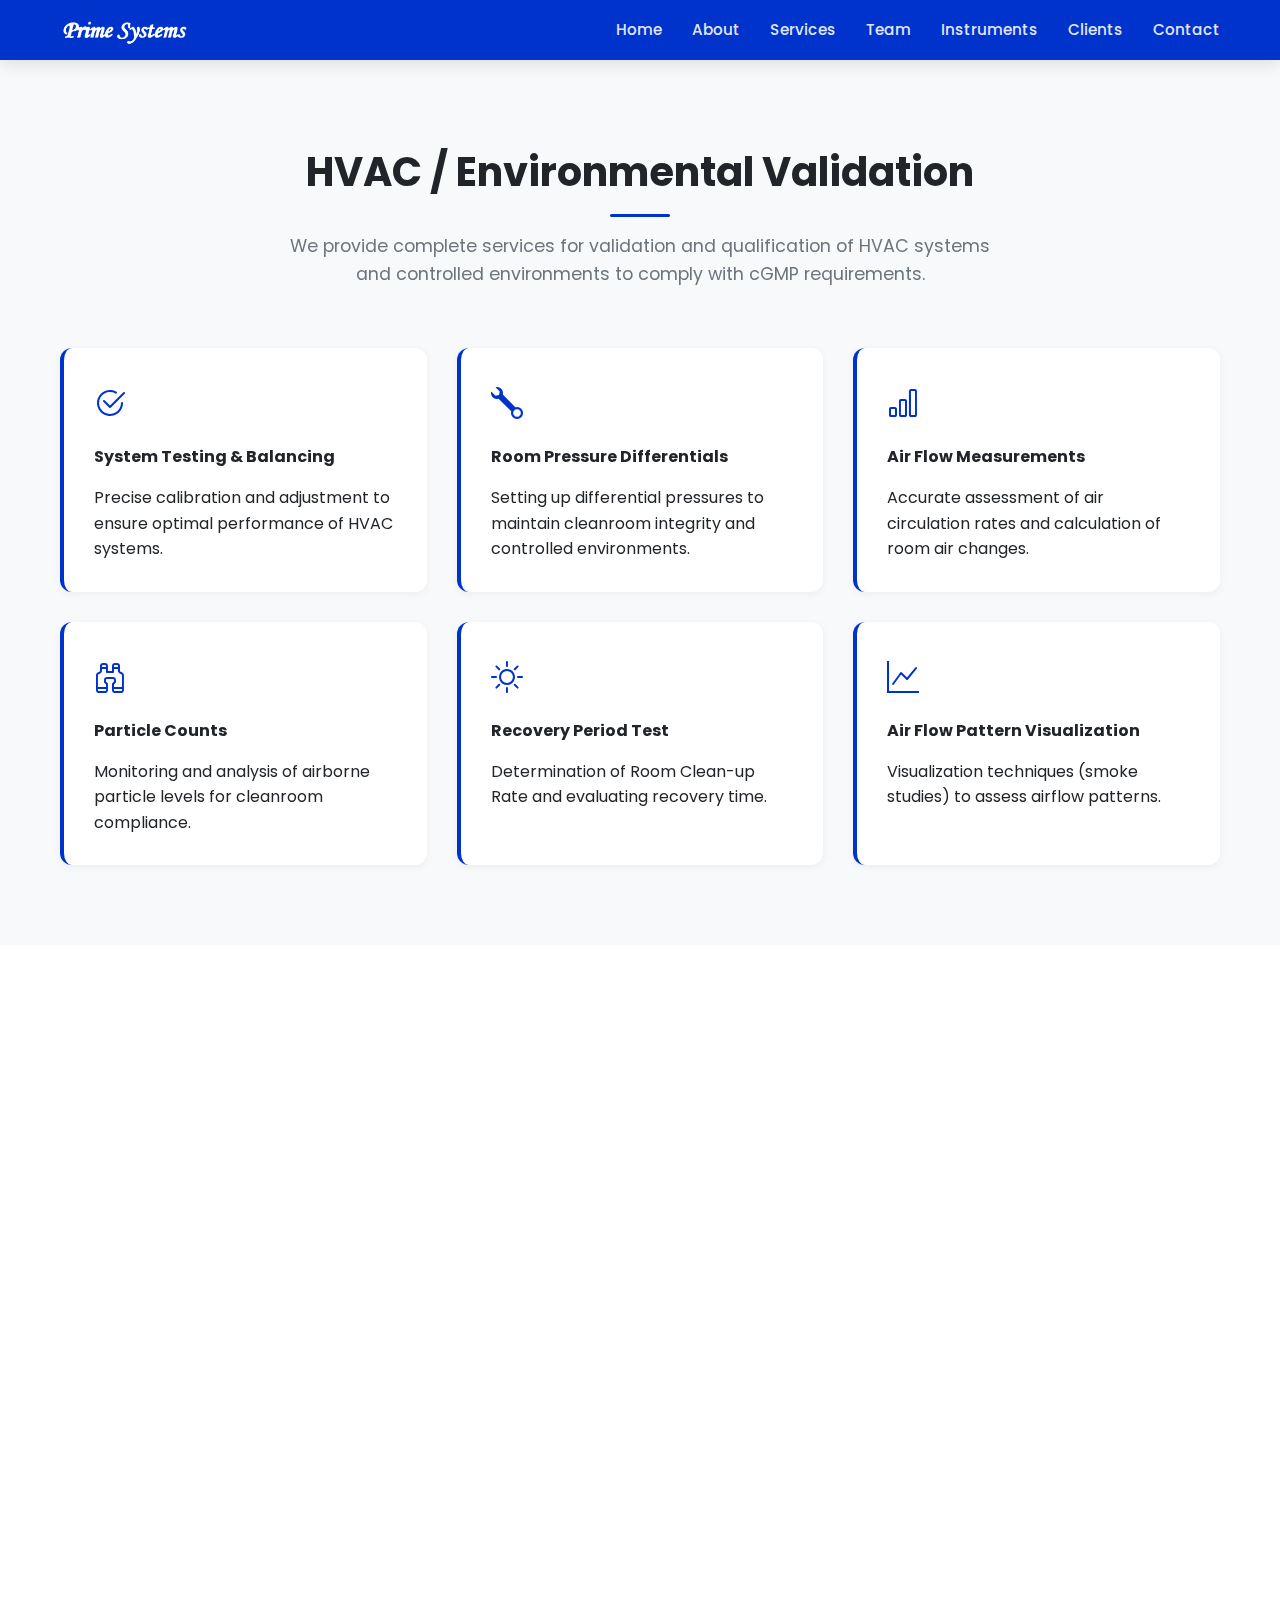
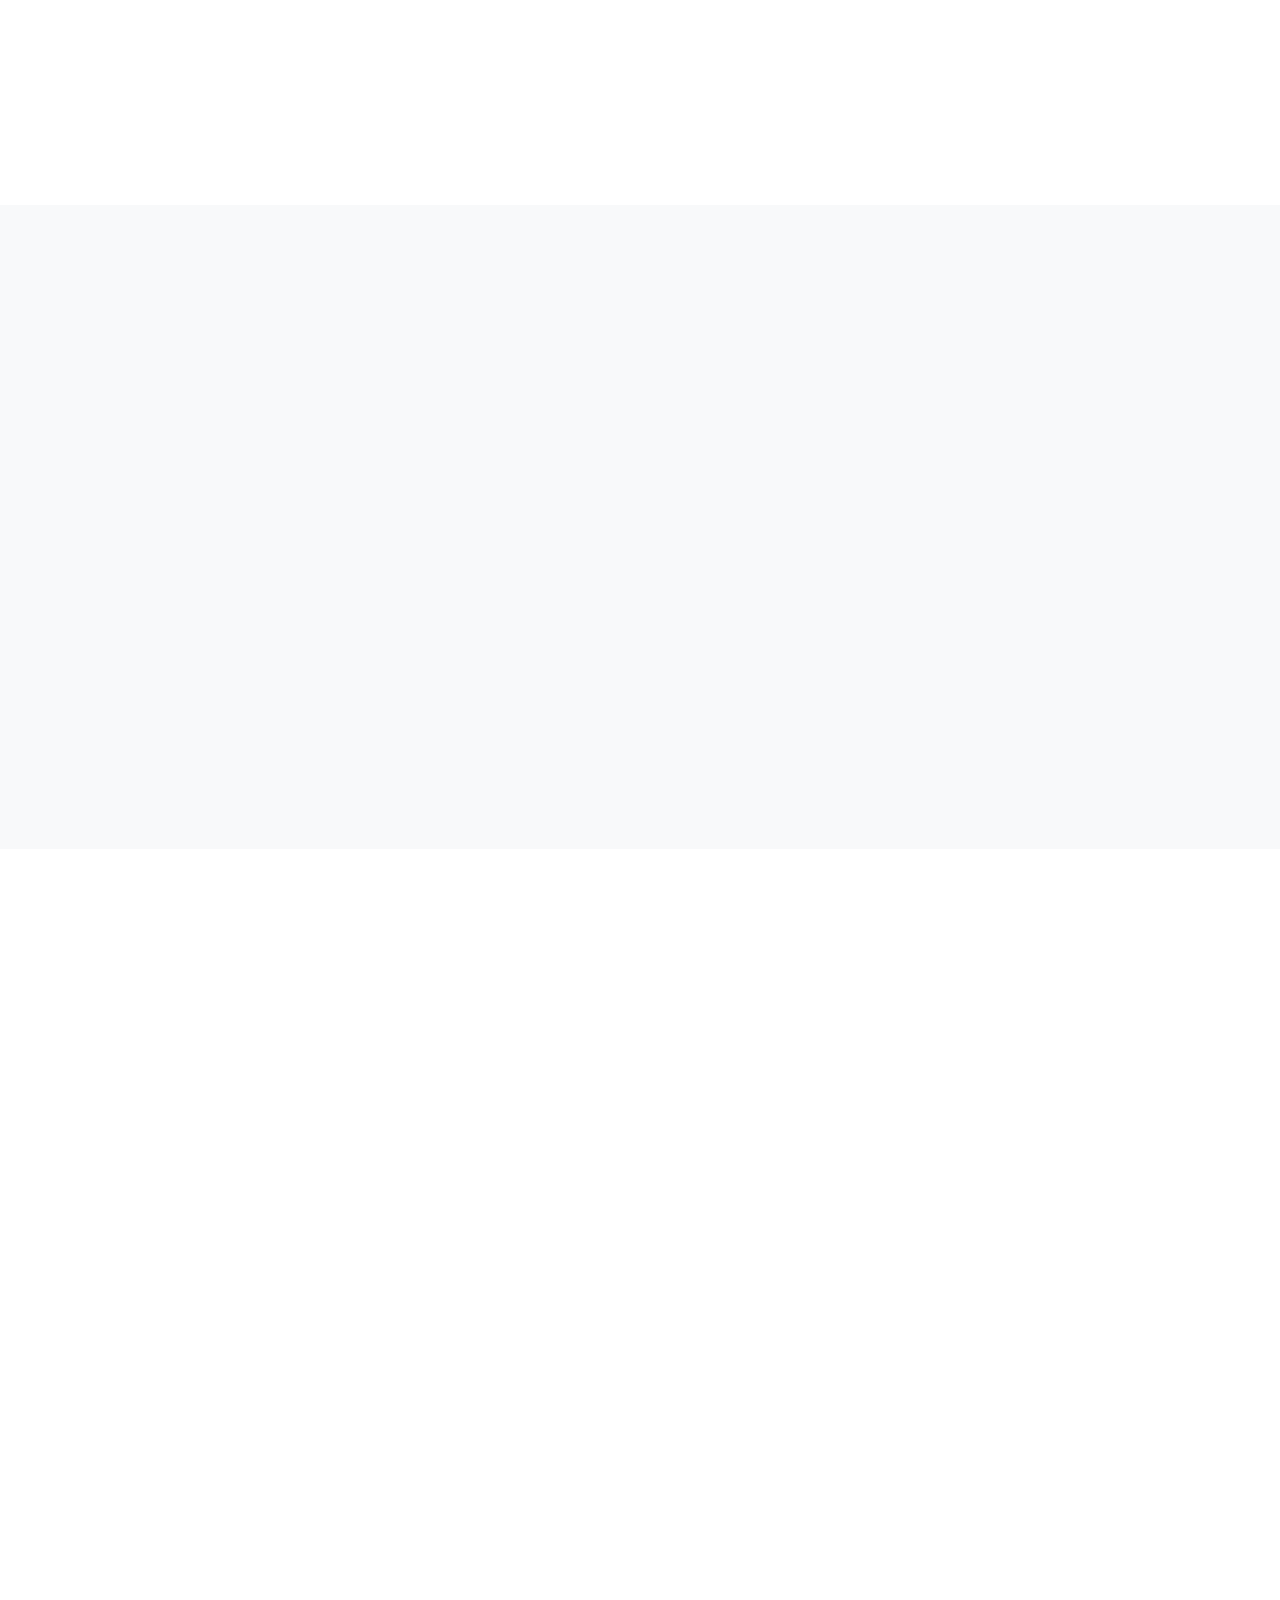
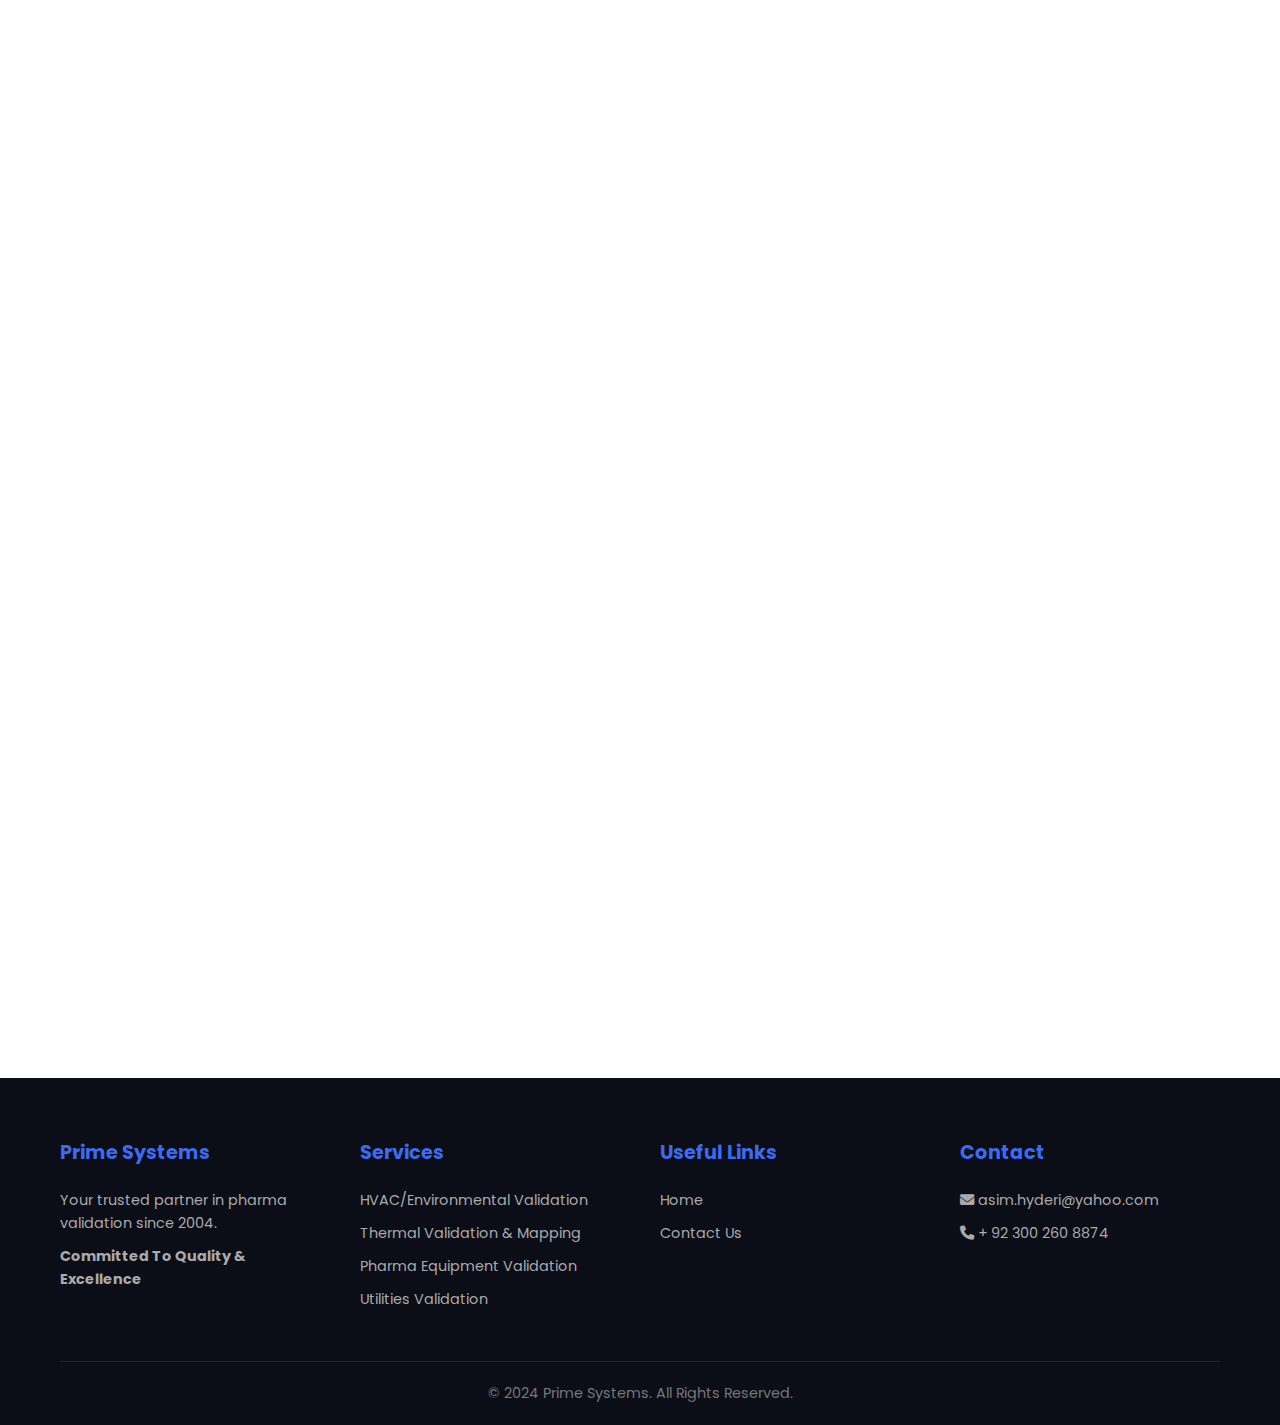
<file: Services.html>
<!DOCTYPE html>
<html lang="en">

<head>
  <meta charset="UTF-8">
  <meta name="viewport" content="width=device-width, initial-scale=1.0">
  <title>Prime Systems - Services</title>

  <!-- Fonts -->
  <link href="https://fonts.googleapis.com/css2?family=Poppins:wght@300;400;500;600;700;900&display=swap"
    rel="stylesheet">

  <!-- Icons -->
  <link rel="stylesheet" href="https://cdnjs.cloudflare.com/ajax/libs/font-awesome/6.4.0/css/all.min.css">
  <link rel="stylesheet" href="https://cdn.jsdelivr.net/npm/bootstrap-icons@1.11.3/font/bootstrap-icons.min.css">

  <!-- AOS Animation -->
  <link href="https://unpkg.com/aos@2.3.1/dist/aos.css" rel="stylesheet">

  <!-- Main CSS -->
  <link href="main.css" rel="stylesheet">

  <style>
    /* Specific styles for Services page if needed */
    .service-detail-card {
      background: var(--bg-white);
      padding: 30px;
      border-radius: 12px;
      box-shadow: var(--shadow-sm);
      height: 100%;
      border-left: 4px solid var(--primary-color);
      transition: var(--transition);
    }

    .service-detail-card:hover {
      box-shadow: var(--shadow-md);
      transform: translateY(-5px);
    }

    .service-detail-card h4 {
      margin-bottom: 15px;
      font-weight: 700;
      color: var(--text-dark);
    }

    .service-detail-card .icon {
      font-size: 2rem;
      color: var(--primary-color);
      margin-bottom: 15px;
    }

    .feature-row {
      display: flex;
      flex-wrap: wrap;
      align-items: center;
      gap: 40px;
      margin-bottom: 60px;
      background: var(--bg-white);
      padding: 30px;
      border-radius: 15px;
      box-shadow: var(--shadow-sm);
    }

    .feature-text {
      flex: 1;
      min-width: 300px;
    }

    .feature-img {
      flex: 1;
      min-width: 300px;
    }

    .image-stack {
      position: relative;
      height: 300px;
    }

    .stack-front,
    .stack-back {
      position: absolute;
      border-radius: 10px;
      box-shadow: var(--shadow-md);
      object-fit: cover;
    }

    .stack-back {
      width: 80%;
      height: 80%;
      top: 0;
      right: 0;
      opacity: 0.8;
      z-index: 1;
    }

    .stack-front {
      width: 80%;
      height: 80%;
      bottom: 0;
      left: 0;
      z-index: 2;
      border: 3px solid #fff;
    }
  </style>
</head>

<body>

  <!-- Header (Same as Index) -->
  <header>
    <nav class="navbar sticky" style="background: var(--primary-color); position: relative;">
      <div class="container nav-container">
        <a href="index.html" class="logo-link">
          <img src="./assets/img/image-Photoroom.png-Photoroom.png" alt="Prime Systems" class="logo-brand">
        </a>
        <button class="burger-icon" onclick="toggleNavbar()"><i class="fas fa-bars"></i></button>
        <div class="headerA">
          <a href="index.html">Home</a>
          <a href="index.html#about">About</a>
          <a href="index.html#services">Services</a>
          <a href="index.html#team">Team</a>
          <a href="index.html#instruments">Instruments</a>
          <a href="index.html#clients">Clients</a>
          <a href="index.html#contact">Contact</a>
        </div>
      </div>
    </nav>
  </header>

  <!-- Service Section 1: HVAC -->
  <section class="section-padding" style="background: var(--bg-light);">
    <div class="container">
      <div class="section-header" data-aos="fade-up">
        <h2>HVAC / Environmental Validation</h2>
        <p>We provide complete services for validation and qualification of HVAC systems and controlled environments to
          comply with cGMP requirements.</p>
      </div>

      <div class="instruments-grid"> <!-- Using grid from main.css -->
        <div class="service-detail-card" data-aos="fade-up" data-aos-delay="100">
          <div class="icon"><i class="bi-check2-circle"></i></div>
          <h4>System Testing & Balancing</h4>
          <p>Precise calibration and adjustment to ensure optimal performance of HVAC systems.</p>
        </div>
        <div class="service-detail-card" data-aos="fade-up" data-aos-delay="200">
          <div class="icon"><i class="bi-wrench"></i></div>
          <h4>Room Pressure Differentials</h4>
          <p>Setting up differential pressures to maintain cleanroom integrity and controlled environments.</p>
        </div>
        <div class="service-detail-card" data-aos="fade-up" data-aos-delay="300">
          <div class="icon"><i class="bi-bar-chart"></i></div>
          <h4>Air Flow Measurements</h4>
          <p>Accurate assessment of air circulation rates and calculation of room air changes.</p>
        </div>
        <div class="service-detail-card" data-aos="fade-up" data-aos-delay="400">
          <div class="icon"><i class="bi-binoculars"></i></div>
          <h4>Particle Counts</h4>
          <p>Monitoring and analysis of airborne particle levels for cleanroom compliance.</p>
        </div>
        <div class="service-detail-card" data-aos="fade-up" data-aos-delay="500">
          <div class="icon"><i class="bi-brightness-high"></i></div>
          <h4>Recovery Period Test</h4>
          <p>Determination of Room Clean-up Rate and evaluating recovery time.</p>
        </div>
        <div class="service-detail-card" data-aos="fade-up" data-aos-delay="600">
          <div class="icon"><i class="bi-graph-up"></i></div>
          <h4>Air Flow Pattern Visualization</h4>
          <p>Visualization techniques (smoke studies) to assess airflow patterns.</p>
        </div>
      </div>
    </div>
  </section>

  <!-- Service Section 2: Thermal -->
  <section id="thermal" class="section-padding">
    <div class="container">
      <div class="section-header" data-aos="fade-up">
        <h2>Thermal Validation & Mapping</h2>
        <p>Complete services for thermal validation of sterilizers and temperature mapping of controlled areas.</p>
      </div>

      <div class="instruments-grid">
        <div class="service-detail-card" data-aos="fade-up">
          <div class="icon"><i class="bi-check2-circle"></i></div>
          <h4>Autoclaves & Sterilizers</h4>
          <p>Validation of Autoclaves & Super-heated Water Sterilizers ensuring efficacy.</p>
        </div>
        <div class="service-detail-card" data-aos="fade-up">
          <div class="icon"><i class="bi-wrench"></i></div>
          <h4>Ovens & Dry Heat</h4>
          <p>Validation of Ovens & Dry Heat Sterilizers confirming consistent performance.</p>
        </div>
        <div class="service-detail-card" data-aos="fade-up">
          <div class="icon"><i class="bi-bar-chart"></i></div>
          <h4>Sterilization Tunnels</h4>
          <p>Validation of Sterilization & Drying Tunnels ensuring uniformity.</p>
        </div>
        <div class="service-detail-card" data-aos="fade-up">
          <div class="icon"><i class="bi-brightness-high"></i></div>
          <h4>Incubators & Refrigerators</h4>
          <p>Thermal mapping of storage equipment for optimal conditions.</p>
        </div>
        <div class="service-detail-card" data-aos="fade-up">
          <div class="icon"><i class="bi-snow"></i></div>
          <h4>Cold Storage Rooms</h4>
          <p>Qualification & Thermal Mapping of Cold Storage Rooms.</p>
        </div>
        <div class="service-detail-card" data-aos="fade-up">
          <div class="icon"><i class="bi-shop"></i></div>
          <h4>Warehouses</h4>
          <p>Systematic thermal mapping of large warehouse facilities.</p>
        </div>
      </div>
    </div>
  </section>

  <!-- Service Section 3: Pharma Equipment -->
  <section id="pharma" class="section-padding" style="background: var(--bg-light);">
    <div class="container">
      <div class="section-header" data-aos="fade-up">
        <h2>Pharma Equipment Validation</h2>
        <p>DQ, IQ, OQ, PQ services for pharmaceutical production equipment.</p>
      </div>

      <div class="services-grid">
        <div class="service-card" data-aos="fade-up" style="text-align: center; padding: 30px;">
          <h4 style="color: var(--primary-color);">Design Qualification (DQ)</h4>
          <p>Ensuring design meets requirements and standards.</p>
        </div>
        <div class="service-card" data-aos="fade-up" style="text-align: center; padding: 30px;">
          <h4 style="color: var(--primary-color);">Installation Qualification (IQ)</h4>
          <p>Verifying correct installation per specifications.</p>
        </div>
        <div class="service-card" data-aos="fade-up" style="text-align: center; padding: 30px;">
          <h4 style="color: var(--primary-color);">Operational Qualification (OQ)</h4>
          <p>Testing operational performance under various conditions.</p>
        </div>
        <div class="service-card" data-aos="fade-up" style="text-align: center; padding: 30px;">
          <h4 style="color: var(--primary-color);">Performance Qualification (PQ)</h4>
          <p>Assessing consistent product quality and suitability.</p>
        </div>
      </div>
    </div>
  </section>

  <!-- Service Section 4: Utilities -->
  <section id="util" class="section-padding">
    <div class="container">
      <div class="section-header" data-aos="fade-up">
        <h2>Utilities Validation</h2>
        <p>Validation services for critical utility systems.</p>
      </div>

      <!-- Feature 1: Compressed Air -->
      <div class="feature-row" data-aos="fade-up">
        <div class="feature-text">
          <h3>Compressed Air Systems</h3>
          <p>Thorough validation ensures the integrity and reliability of compressed air systems, verifying compliance
            with regulatory standards. We assess system design, installation, operation, and performance.</p>
        </div>
        <div class="feature-img">
          <div class="image-stack">
            <img src="./assets/services/compressedair.jpg" alt="Compressed Air" class="stack-front"
              style="height: 100%; width: 100%; border:none; position:relative;">
          </div>
        </div>
      </div>

      <!-- Feature 2: Boiler -->
      <div class="feature-row" data-aos="fade-up">
        <div class="feature-img">
          <img src="./assets/services/boiler.png" class="img-fluid" alt="Boiler">
        </div>
        <div class="feature-text">
          <h3>Boiler and Steam Systems</h3>
          <p>Our protocols cover every aspect of boiler and steam systems. Through rigorous testing, we validate the
            efficiency, reliability, and safety of these essential systems.</p>
        </div>
      </div>

      <!-- Feature 3: Purified Water -->
      <div class="feature-row" data-aos="fade-up">
        <div class="feature-text">
          <h3>Purified Water Systems</h3>
          <p>Validation for purified water systems encompassing DQ, IQ, OQ, and PQ phases. We ensure consistent
            production of high-quality water meeting stringent regulatory requirements.</p>
        </div>
        <div class="feature-img">
          <div class="image-stack">
            <img src="./assets/services/purified.png" alt="Purified Water" class="stack-front"
              style="height: 100%; width: 100%; border:none; position:relative;">
          </div>
        </div>
      </div>

    </div>
  </section>

  <!-- Footer (Same as Index) -->
  <footer>
    <div class="container">
      <div class="footer-grid">
        <div class="footer-col">
          <h5>Prime Systems</h5>
          <p>Your trusted partner in pharma validation since 2004.</p>
          <p style="font-weight: 700; margin-top: 10px;">Committed To Quality & Excellence</p>
        </div>
        <div class="footer-col footer-links">
          <h5>Services</h5>
          <a href="#">HVAC/Environmental Validation</a>
          <a href="#thermal">Thermal Validation & Mapping</a>
          <a href="#pharma">Pharma Equipment Validation</a>
          <a href="#util">Utilities Validation</a>
        </div>
        <div class="footer-col footer-links">
          <h5>Useful Links</h5>
          <a href="index.html">Home</a>
          <a href="index.html#contact">Contact Us</a>
        </div>
        <div class="footer-col">
          <h5>Contact</h5>
          <p><i class="fas fa-envelope me-2"></i> asim.hyderi@yahoo.com</p>
          <p><i class="fas fa-phone me-2"></i> + 92 300 260 8874</p>
        </div>
      </div>
      <div class="copyright">
        &copy; 2024 Prime Systems. All Rights Reserved.
      </div>
    </div>
  </footer>

  <!-- Scripts -->
  <script src="https://ajax.googleapis.com/ajax/libs/jquery/3.6.4/jquery.min.js"></script>
  <script src="https://unpkg.com/aos@2.3.1/dist/aos.js"></script>
  <script src="main.js"></script>
  <script>
    AOS.init({ once: true, duration: 800 });
  </script>
</body>

</html>
</file>
<file: main.css>
/* =========================================================================
   1. VARIABLES & RESET
   ========================================================================= */
:root {
  /* Colors */
  --primary-color: #0033cc;
  --primary-light: #3d6aef;
  --primary-dark: #002299;
  --accent-color: #e84545;

  --text-dark: #212529;
  --text-light: #6c757d;
  --text-white: #ffffff;

  --bg-light: #f8f9fa;
  --bg-white: #ffffff;
  --bg-dark: #212529;

  --shadow-sm: 0 2px 8px rgba(0, 0, 0, 0.05);
  --shadow-md: 0 5px 15px rgba(0, 0, 0, 0.1);
  --shadow-lg: 0 10px 30px rgba(0, 0, 0, 0.15);

  --transition: all 0.3s ease;
  --font-main: 'Poppins', sans-serif;
}

*,
*::before,
*::after {
  box-sizing: border-box;
  margin: 0;
  padding: 0;
}

html {
  scroll-behavior: smooth;
}

body {
  font-family: var(--font-main);
  color: var(--text-dark);
  background-color: var(--bg-white);
  line-height: 1.6;
  overflow-x: hidden;
}

a {
  text-decoration: none;
  color: inherit;
  transition: var(--transition);
}

ul {
  list-style: none;
}

img {
  max-width: 100%;
  height: auto;
  display: block;
}

/* =========================================================================
   2. UTILITIES & REUSABLE COMPONENTS
   ========================================================================= */
.container {
  width: 100%;
  max-width: 1200px;
  margin: 0 auto;
  padding: 0 20px;
}

.section-padding {
  padding: 80px 0;
}

.section-header {
  text-align: center;
  margin-bottom: 60px;
}

.section-header h2 {
  font-size: 2.5rem;
  font-weight: 700;
  color: var(--text-dark);
  margin-bottom: 15px;
  position: relative;
  display: inline-block;
}

.section-header h2::after {
  content: '';
  display: block;
  width: 60px;
  height: 3px;
  background: var(--primary-color);
  margin: 10px auto 0;
  border-radius: 2px;
}

.section-header p {
  color: var(--text-light);
  font-size: 1.1rem;
  max-width: 700px;
  margin: 0 auto;
}

.btn {
  display: inline-flex;
  align-items: center;
  justify-content: center;
  padding: 12px 30px;
  font-weight: 600;
  font-size: 1rem;
  border-radius: 50px;
  transition: var(--transition);
  cursor: pointer;
  border: none;
  outline: none;
}

.btn-primary {
  background-color: var(--primary-color);
  color: var(--text-white);
}

.btn-primary:hover {
  background-color: var(--primary-dark);
  transform: translateY(-2px);
  box-shadow: var(--shadow-md);
}

.btn-outline {
  background-color: transparent;
  border: 2px solid var(--text-white);
  color: var(--text-white);
}

.btn-outline:hover {
  background-color: var(--text-white);
  color: var(--primary-color);
}

/* =========================================================================
   3. NAVBAR
   ========================================================================= */
.navbar {
  position: fixed;
  top: 0;
  left: 0;
  width: 100%;
  padding: 15px 0;
  z-index: 1000;
  transition: var(--transition);
  background: transparent;
}

.navbar.sticky {
  background: var(--primary-color);
  box-shadow: var(--shadow-md);
  padding: 10px 0;
}

.nav-container {
  display: flex;
  justify-content: space-between;
  align-items: center;
}

.logo-brand {
  height: 50px;
  transition: var(--transition);
  filter: brightness(0) invert(1);
  /* Make logo white initially if regular image */
}

.sticky .logo-brand {
  height: 40px;
  /* Resize on scroll */
}

.headerA {
  display: flex;
  gap: 30px;
}

.headerA a {
  color: rgba(255, 255, 255, 0.9);
  font-weight: 500;
  font-size: 0.95rem;
  position: relative;
}

.headerA a:hover,
.headerA a.active {
  color: var(--text-white);
}

.headerA a::after {
  content: '';
  position: absolute;
  width: 0;
  height: 2px;
  background: var(--text-white);
  bottom: -4px;
  left: 0;
  transition: var(--transition);
}

.headerA a:hover::after {
  width: 100%;
}

.burger-icon {
  display: none;
  font-size: 1.5rem;
  color: var(--text-white);
  background: none;
  border: none;
  cursor: pointer;
}

/* Mobile Nav */
@media (max-width: 991px) {
  .headerA {
    position: fixed;
    top: 70px;
    left: 0;
    width: 100%;
    background: var(--bg-white);
    flex-direction: column;
    padding: 20px;
    gap: 15px;
    transform: translateY(-150%);
    transition: var(--transition);
    box-shadow: var(--shadow-lg);
    z-index: 999;
  }

  .navbar.sticky .headerA {
    top: 60px;
  }

  .headerA.active {
    transform: translateY(0);
  }

  .headerA a {
    color: var(--text-dark);
    display: block;
    padding: 10px;
    border-bottom: 1px solid #eee;
  }

  .headerA a::after {
    background: var(--primary-color);
  }

  .burger-icon {
    display: block;
  }
}

/* =========================================================================
   4. HERO SECTION
   ========================================================================= */
.hero {
  position: relative;
  height: 100vh;
  display: flex;
  align-items: center;
  justify-content: center;
  text-align: center;
  color: var(--text-white);
  /* The image should be set via inline style or here */
  background: linear-gradient(rgba(0, 0, 50, 0.7), rgba(0, 0, 50, 0.7)), url('assets/img/logo_make_11_06_2023_191.jpg');
  background-size: cover;
  background-position: center;
  background-attachment: fixed;
  margin-top: 0;
}

.hero-content {
  position: relative;
  z-index: 2;
  max-width: 800px;
  padding: 0 20px;
}

.hero h2 {
  font-size: 3.5rem;
  font-weight: 700;
  margin-bottom: 20px;
  animation: fadeUp 1s ease-out;
}

.hero p {
  font-size: 1.25rem;
  margin-bottom: 30px;
  opacity: 0.9;
  animation: fadeUp 1s ease-out 0.2s backwards;
}

/* =========================================================================
   5. ABOUT SECTION
   ========================================================================= */
.about {
  background-color: var(--bg-white);
}

.about-grid {
  display: grid;
  grid-template-columns: 1fr 1fr;
  gap: 50px;
  align-items: center;
  margin-bottom: 60px;
}

.about-text h3 {
  color: var(--primary-color);
  font-weight: 600;
  margin-bottom: 10px;
}

.about-text h2 {
  font-size: 2.5rem;
  font-weight: 700;
  margin-bottom: 20px;
}

.about-text p {
  color: var(--text-light);
  margin-bottom: 15px;
}

.about-image img {
  border-radius: 10px;
  box-shadow: var(--shadow-lg);
}

/* Flip Cards (Areas) */
.areas-grid {
  display: flex;
  flex-wrap: wrap;
  justify-content: center;
  gap: 30px;
}

.area-card {
  perspective: 1000px;
  height: 300px;
  cursor: pointer;
  flex: 1 1 280px;
  max-width: 350px;
}

.area-card-inner {
  position: relative;
  width: 100%;
  height: 100%;
  text-align: center;
  transition: transform 0.6s;
  transform-style: preserve-3d;
}

.area-card:hover .area-card-inner {
  transform: rotateY(180deg);
}

.area-front,
.area-back {
  position: absolute;
  width: 100%;
  height: 100%;
  backface-visibility: hidden;
  border-radius: 15px;
  display: flex;
  flex-direction: column;
  justify-content: center;
  align-items: center;
  padding: 20px;
  box-shadow: var(--shadow-md);
}

.area-front {
  background-color: var(--bg-white);
}

.area-front h3 {
  font-size: 1.2rem;
  font-weight: 700;
  margin-bottom: 15px;
  color: var(--text-dark);
}

.area-back {
  background-color: var(--primary-color);
  color: var(--text-white);
  transform: rotateY(180deg);
}

.area-back p {
  font-size: 1rem;
}

.rdmore {
  margin-top: auto;
  padding: 8px 20px;
  background: var(--primary-color);
  color: white;
  border-radius: 20px;
  font-size: 0.9rem;
  border: none;
}

/* =========================================================================
   6. SERVICES SECTION
   ========================================================================= */
.services {
  background-color: var(--bg-light);
}

.services-grid {
  display: flex;
  flex-wrap: wrap;
  justify-content: center;
  gap: 30px;
}

.service-card {
  background: var(--bg-white);
  border-radius: 15px;
  overflow: hidden;
  transition: var(--transition);
  box-shadow: var(--shadow-sm);
  display: flex;
  flex-direction: column;
  height: 100%;
  flex: 1 1 300px;
  max-width: 400px;
}

.service-card:hover {
  transform: translateY(-10px);
  box-shadow: var(--shadow-lg);
}

.service-header {
  background: var(--primary-color);
  color: var(--text-white);
  padding: 20px;
  text-align: center;
  font-weight: 700;
  font-size: 1.1rem;
}

.service-body {
  padding: 30px;
  flex-grow: 1;
  display: flex;
  flex-direction: column;
  justify-content: space-between;
}

.service-body p {
  color: var(--text-light);
  margin-bottom: 20px;
}

/* =========================================================================
   7. TEAM/FOUNDER SECTION
   ========================================================================= */
.team {
  background-color: var(--bg-white);
}

.founder-content {
  display: flex;
  flex-wrap: wrap;
  gap: 40px;
  align-items: flex-start;
}

.founder-img {
  flex: 1;
  min-width: 300px;
}

.founder-img img {
  border-radius: 15px;
  box-shadow: var(--shadow-md);
}

.founder-info {
  flex: 2;
  min-width: 300px;
}

.founder-name {
  font-size: 1.8rem;
  font-weight: 700;
  color: var(--primary-color);
}

.founder-role {
  font-size: 1rem;
  color: var(--text-light);
  font-weight: 600;
  margin-bottom: 20px;
}

.founder-detail {
  margin-bottom: 20px;
}

.founder-detail h5 {
  font-size: 1.1rem;
  font-weight: 700;
  margin-bottom: 5px;
  color: var(--text-dark);
}

.founder-detail p {
  color: var(--text-light);
}

/* =========================================================================
   8. INSTRUMENTS SECTION
   ========================================================================= */
.instruments {
  background-color: var(--bg-light);
}

.instruments-grid {
  display: grid;
  grid-template-columns: repeat(auto-fill, minmax(280px, 1fr));
  gap: 30px;
}

.instrument-card {
  background: var(--bg-white);
  border-radius: 12px;
  padding: 20px;
  text-align: center;
  box-shadow: var(--shadow-sm);
  transition: var(--transition);
}

.instrument-card:hover {
  box-shadow: var(--shadow-md);
  transform: translateY(-5px);
}

.instrument-card h3 {
  font-size: 1.1rem;
  margin-bottom: 15px;
  min-height: 50px;
  display: flex;
  align-items: center;
  justify-content: center;
}

.instrument-card img {
  height: 150px;
  width: auto;
  margin: 0 auto 15px;
  object-fit: contain;
}

.instrument-card p {
  font-size: 0.9rem;
  color: var(--text-light);
}

/* =========================================================================
   9. CLIENTS SECTION
   ========================================================================= */
.clients {
  padding: 50px 0;
  background: var(--bg-white);
}

.slick-slide img {
  height: 80px;
  width: auto;
  margin: 0 auto;
  transition: var(--transition);
}

/* =========================================================================
   10. CONTACT SECTION
   ========================================================================= */
.contact {
  background-color: var(--bg-light);
}

.contact-wrapper {
  display: flex;
  flex-wrap: wrap;
  gap: 40px;
  background: var(--bg-white);
  padding: 50px;
  border-radius: 20px;
  box-shadow: var(--shadow-lg);
}

.contact-info {
  flex: 1;
  min-width: 300px;
}

.contact-info h3 {
  font-size: 2rem;
  margin-bottom: 20px;
  color: var(--primary-color);
}

.contact-info p {
  margin-bottom: 20px;
  color: var(--text-light);
}

.contact-form {
  flex: 1;
  min-width: 300px;
}

.form-group {
  margin-bottom: 20px;
}

.form-control {
  width: 100%;
  padding: 15px;
  border: 1px solid #ddd;
  border-radius: 10px;
  font-family: var(--font-main);
  transition: var(--transition);
}

.form-control:focus {
  border-color: var(--primary-color);
  outline: none;
  box-shadow: 0 0 0 3px rgba(0, 51, 204, 0.1);
}

textarea.form-control {
  height: 120px;
  resize: none;
}

.send-btn {
  background: var(--primary-color);
  color: white;
  border: none;
  padding: 15px 40px;
  border-radius: 50px;
  font-weight: 600;
  cursor: pointer;
  transition: var(--transition);
  width: 100%;
}

.send-btn:hover {
  background: var(--primary-dark);
}

/* =========================================================================
   11. FOOTER
   ========================================================================= */
footer {
  background-color: #0b0d17;
  /* Darker than before */
  color: #fff;
  padding: 60px 0 20px;
}

.footer-grid {
  display: grid;
  grid-template-columns: repeat(auto-fit, minmax(250px, 1fr));
  gap: 40px;
  margin-bottom: 40px;
}

.footer-col h5 {
  color: var(--primary-light);
  font-size: 1.2rem;
  margin-bottom: 20px;
}

.footer-col p {
  color: #aaa;
  font-size: 0.9rem;
  margin-bottom: 10px;
}

.footer-links a {
  display: block;
  color: #aaa;
  margin-bottom: 10px;
  font-size: 0.9rem;
}

.footer-links a:hover {
  color: var(--primary-light);
  padding-left: 5px;
}

.copyright {
  border-top: 1px solid rgba(255, 255, 255, 0.1);
  padding-top: 20px;
  text-align: center;
  color: #777;
  font-size: 0.9rem;
}

/* =========================================================================
   12. ANIMATIONS
   ========================================================================= */
@keyframes fadeUp {
  from {
    opacity: 0;
    transform: translateY(20px);
  }

  to {
    opacity: 1;
    transform: translateY(0);
  }
}

/* Responsive adjustments */
@media (max-width: 768px) {
  .hero h2 {
    font-size: 2.5rem;
  }

  .about-grid,
  .founder-content,
  .contact-wrapper {
    flex-direction: column;
    grid-template-columns: 1fr;
  }

  .section-header h2 {
    font-size: 2rem;
  }
}
</file>
